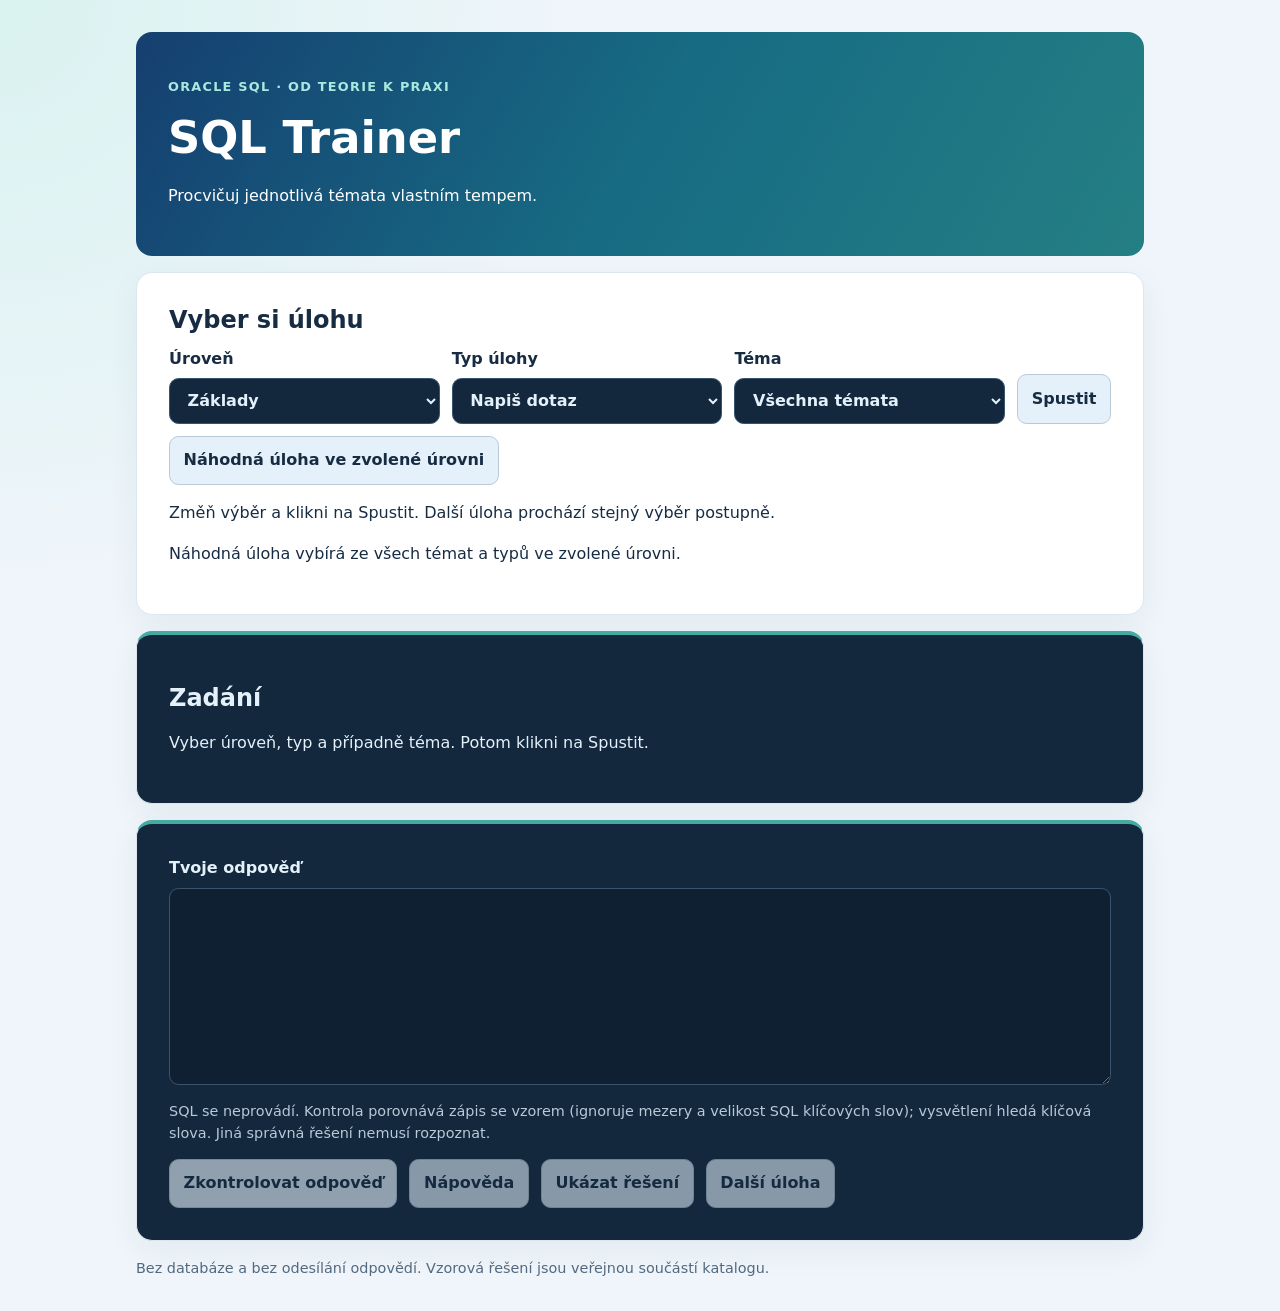
<file: docs/index.html>
<!doctype html>
<html lang="cs">
<head>
  <meta charset="utf-8">
  <meta name="viewport" content="width=device-width, initial-scale=1">
  <title>SQL Trainer</title>
  <link rel="stylesheet" href="./styles.css?v=82f72531">
  <script src="./app.js?v=0c52bee6" defer></script>
</head>
<body>
  <main>
    <header class="hero">
      <p class="eyebrow">ORACLE SQL · OD TEORIE K PRAXI</p>
      <h1>SQL Trainer</h1>
      <p>Procvičuj jednotlivá témata vlastním tempem.</p>
    </header>
    <section class="card" aria-labelledby="selection-heading">
      <h2 id="selection-heading">Vyber si úlohu</h2>
      <div class="controls">
        <label>Úroveň
          <select id="level">
            <option value="zaklady">Základy</option>
            <option value="pokrocile">Pokročilé</option>
          </select>
        </label>
        <label>Typ úlohy
          <select id="task-type">
            <option value="write-query">Napiš dotaz</option>
            <option value="explain-result">Vysvětli výsledek</option>
            <option value="fix-sql">Oprav SQL</option>
          </select>
        </label>
        <label>Téma
          <select id="topic"><option value="">Všechna témata</option></select>
        </label>
        <button id="load" disabled>Spustit</button>
        <button id="random" disabled>Náhodná úloha ve zvolené úrovni</button>
      </div>
      <p>Změň výběr a klikni na Spustit. Další úloha prochází stejný výběr postupně.</p>
      <p>Náhodná úloha vybírá ze všech témat a typů ve zvolené úrovni.</p>
    </section>
    <section class="card task-panel" aria-labelledby="task-heading">
      <p id="position"></p>
      <h2 id="task-heading">Zadání</h2>
      <p id="instruction"></p>
      <p id="prompt" role="status">Načítám katalog úloh…</p>
      <div id="tables"></div>
      <section id="sql-section" hidden>
        <h3 id="sql-heading">SQL k rozboru</h3>
        <pre id="sql"></pre>
      </section>
      <details id="theory-section" hidden>
        <summary>Teorie</summary>
        <p id="theory"></p>
      </details>
    </section>
    <form id="answer-form" class="card task-panel answer-panel">
      <label for="answer">Tvoje odpověď</label>
      <textarea id="answer" rows="7" spellcheck="false" disabled aria-describedby="rules"></textarea>
      <p id="rules">SQL se neprovádí. Kontrola porovnává zápis se vzorem (ignoruje mezery a velikost SQL klíčových slov); vysvětlení hledá klíčová slova. Jiná správná řešení nemusí rozpoznat.</p>
      <div class="actions">
        <button id="check" type="submit" disabled>Zkontrolovat odpověď</button>
        <button id="hint-button" type="button" class="secondary" disabled>Nápověda</button>
        <button id="solution-button" type="button" class="secondary" disabled>Ukázat řešení</button>
        <button id="next" type="button" class="secondary" disabled>Další úloha</button>
      </div>
      <p id="feedback" role="status" aria-live="polite"></p>
      <section id="hint-section" hidden><h3>Nápověda</h3><p id="hint"></p></section>
      <section id="solution-section" hidden><h3>Vzorové řešení</h3><pre id="solution"></pre></section>
    </form>
    <footer>Bez databáze a bez odesílání odpovědí. Vzorová řešení jsou veřejnou součástí katalogu.</footer>
    <noscript>Pro používání trenažéru povol JavaScript.</noscript>
  </main>
</body>
</html>
</file>
<file: docs/styles.css>
:root {
  font-family: system-ui, sans-serif;
  color: #172c43;
  background: #eff5fa;
  line-height: 1.55;
}
* { box-sizing: border-box; }
body { margin: 0; background: radial-gradient(ellipse at top left, #d9f2f0, transparent 36rem); }
main { max-width: 1040px; margin: auto; padding: 2rem 1rem; }
.hero, .card { border-radius: 1rem; padding: clamp(1rem, 3vw, 2rem); margin-bottom: 1rem; }
.hero { color: #fff; background: linear-gradient(120deg, #153f70, #176b83, #247f84); }
.eyebrow { font-size: .8rem; font-weight: 700; letter-spacing: .1em; color: #a9e9df; }
h1 { font-size: clamp(1.8rem, 5vw, 2.8rem); }
h1, h2, h3 { margin: 0 0 .65rem; line-height: 1.3; }
h3 { font-size: 1rem; margin-top: 1rem; }
summary { cursor: pointer; font-weight: 700; }
.card { background: #fff; border: 1px solid #dce6f0; box-shadow: 0 10px 32px rgb(28 61 92 / 6%); }
.controls, .actions { display: flex; flex-wrap: wrap; align-items: end; gap: .75rem; }
.controls label { flex: 1 1 12rem; }
label { display: block; font-weight: 700; }
select, textarea, button { font: inherit; border-radius: .6rem; padding: .7rem .85rem; }
select, textarea {
  display: block;
  width: 100%;
  margin-top: .4rem;
  background: #13283d;
  color: #e4f0fa;
  border: 1px solid #38546e;
  color-scheme: dark;
}
select option { background: #13283d; color: #e4f0fa; }
textarea { resize: vertical; min-height: 9rem; font-family: ui-monospace, monospace; }
button { background: #e4f0fa; color: #172c43; border: 1px solid #b8c9d8; cursor: pointer; font-weight: 700; }
button.secondary { background: #d5e4ef; color: #172c43; border-color: #aebfd0; }
button:hover:not(:disabled) { filter: brightness(.9); }
button:disabled, textarea:disabled { opacity: .6; cursor: not-allowed; }
:focus-visible { outline: 3px solid #e4a239; outline-offset: 3px; }
.task-panel { background: #13283d; color: #e4f0fa; border-top: 4px solid #45aaa0; }
.answer-panel textarea { background: #0c1c2c; border-color: #58728a; }
.answer-panel textarea:focus-visible { border-color: #e4a239; }
.answer-panel #rules { color: #b8c9d8; }
.answer-panel #feedback { color: #e4f0fa; }
#position { color: #83d8ce; }
#prompt, #instruction, #theory { white-space: pre-wrap; overflow-wrap: anywhere; }
pre { padding: 1rem; background: #0c1c2c; color: #e4f0fa; border-radius: .6rem; white-space: pre-wrap; overflow-wrap: anywhere; }
.table-scroll { overflow-x: auto; margin: 1rem 0; }
table { border-collapse: collapse; width: 100%; }
caption { text-align: left; font-weight: 700; margin-bottom: .4rem; }
th, td { border: 1px solid #38546e; padding: .45rem .7rem; text-align: left; white-space: pre-wrap; }
th { background: #1d3651; }
#rules, footer { font-size: .9rem; color: #526980; }
#feedback { font-weight: 700; }
#feedback:empty { display: none; }
#feedback.feedback-success, #feedback.feedback-error, #feedback.feedback-empty {
  margin: 1rem 0;
  padding: 1rem 1.25rem;
  border: 2px solid;
  border-left-width: .6rem;
  border-radius: .6rem;
  font-size: 1.15rem;
  line-height: 1.45;
}
.answer-panel #feedback.feedback-success { background: #e3f6e8; color: #0f4a24; border-color: #2e9b55; }
.answer-panel #feedback.feedback-error { background: #fde7e7; color: #7c1515; border-color: #d0393a; }
.answer-panel #feedback.feedback-empty { background: #fff3d6; color: #5a3b00; border-color: #d09a1c; }
[hidden] { display: none !important; }
@media (max-width: 600px) {
  main { padding: 1rem .6rem; }
  .controls > button { width: 100%; }
  .actions > button { flex: 1 1 45%; }
}
</file>
